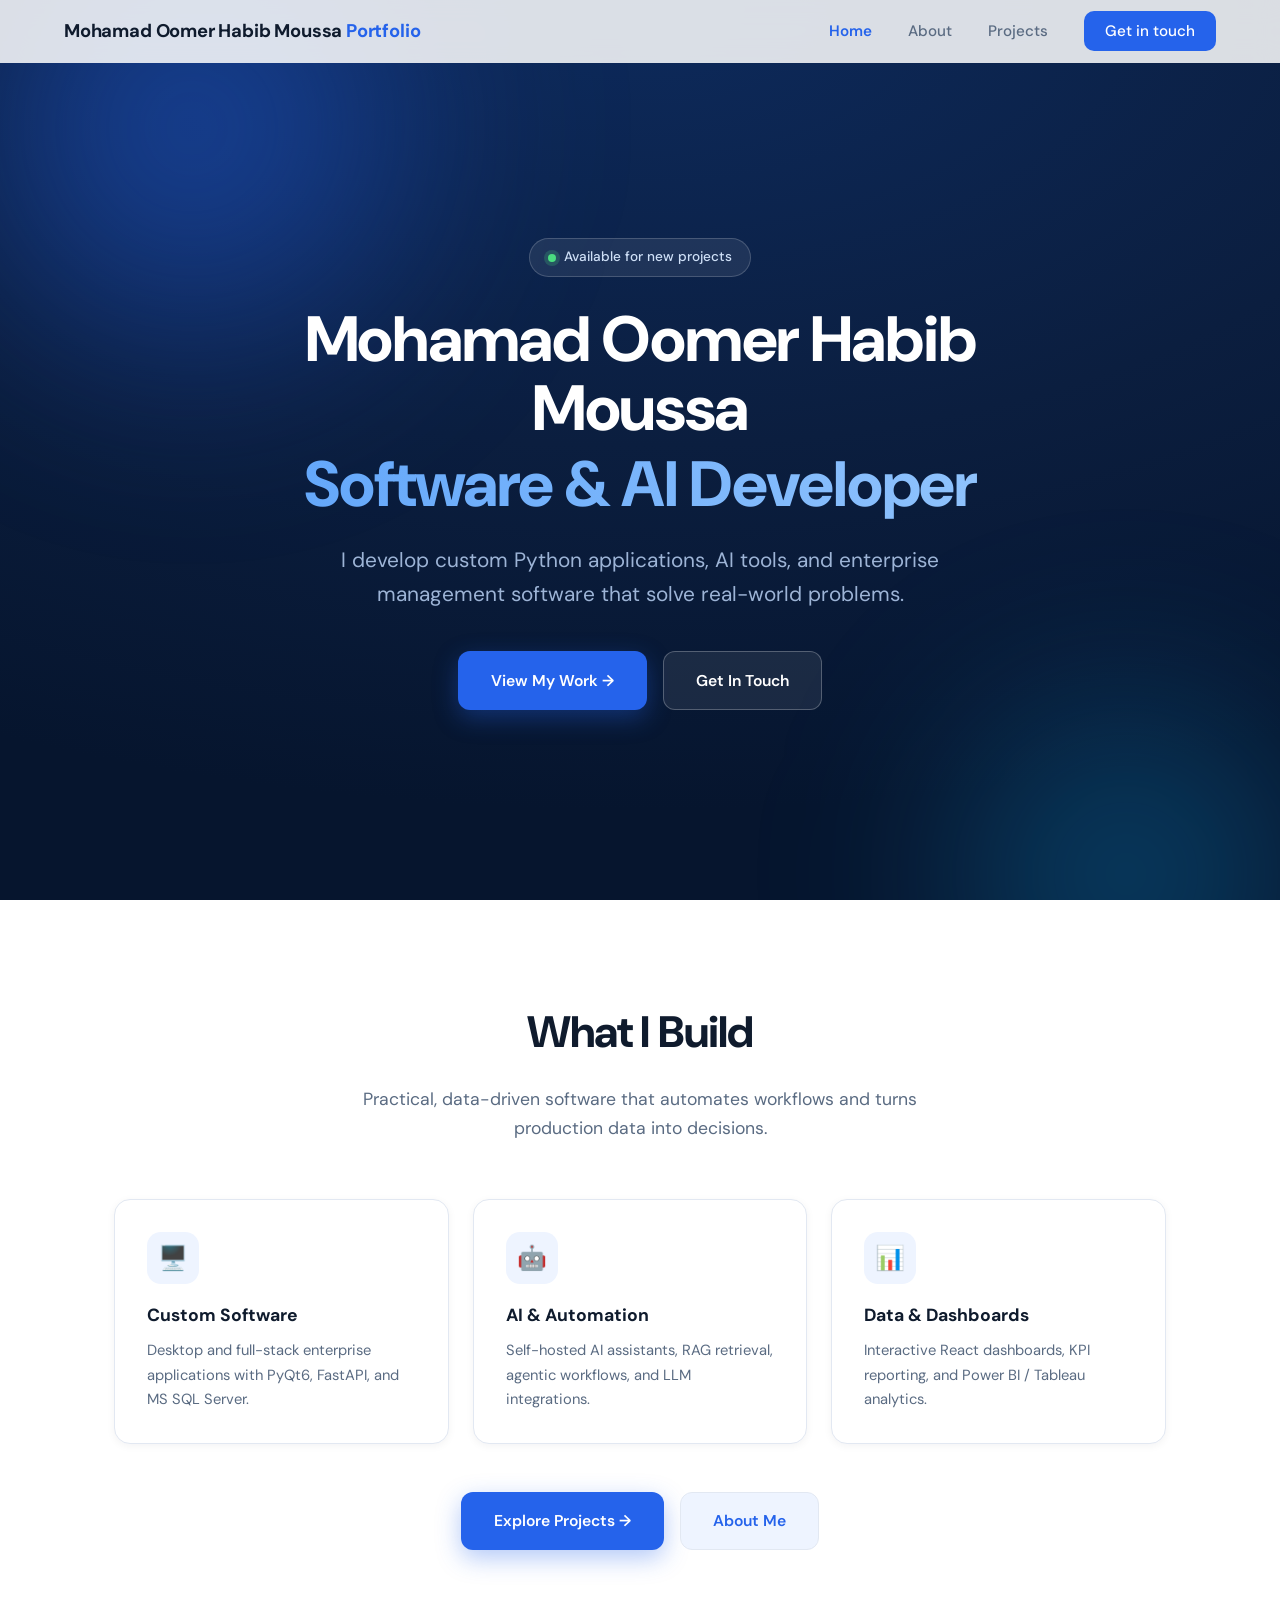
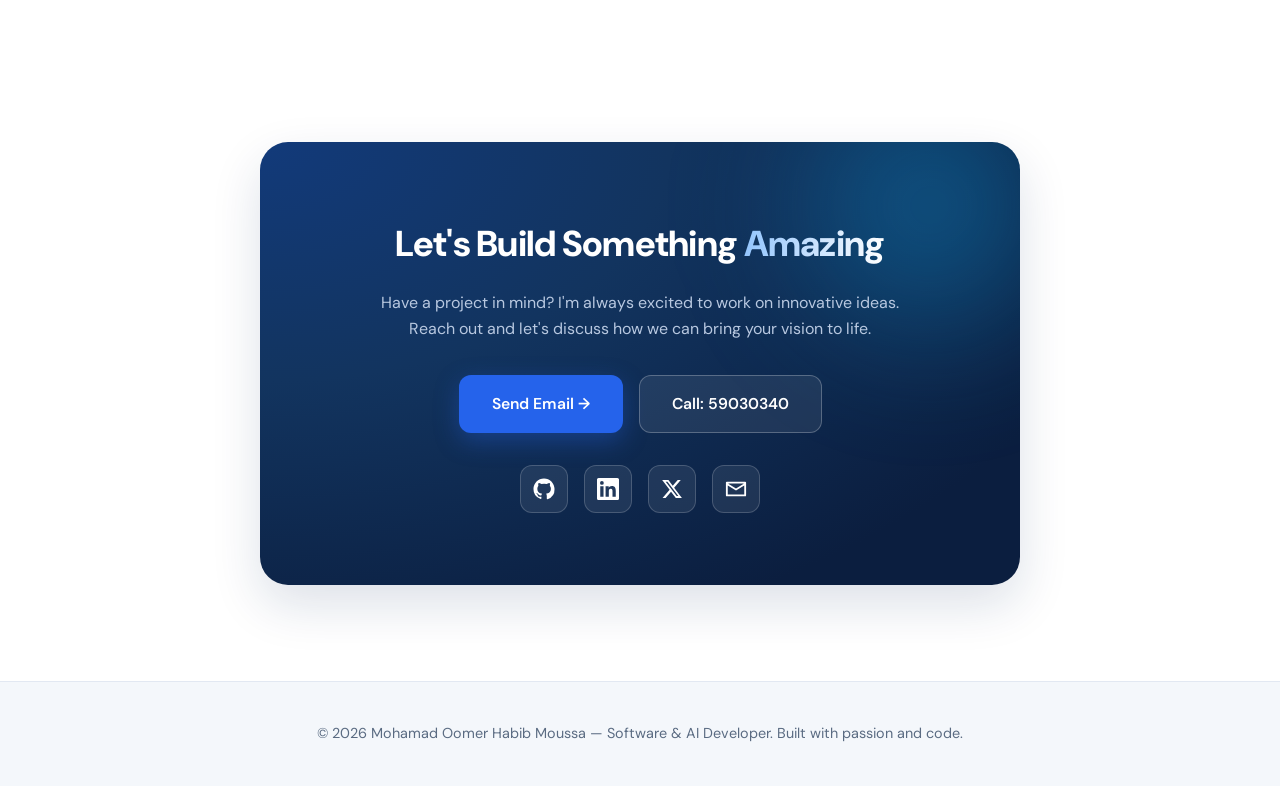
<file: index.html>
<!DOCTYPE html>
<html lang="en">

<head>
    <meta charset="UTF-8">
    <meta name="viewport" content="width=device-width, initial-scale=1.0">
    <title>Mohamad Oomer Habib Moussa — Software & AI Developer</title>
    <link rel="preconnect" href="https://fonts.googleapis.com">
    <link rel="preconnect" href="https://fonts.gstatic.com" crossorigin>
    <link
        href="https://fonts.googleapis.com/css2?family=DM+Sans:opsz,wght@9..40,400;9..40,500;9..40,600;9..40,700;9..40,800&display=swap"
        rel="stylesheet">
    <link rel="stylesheet" href="styles.css">
</head>

<body>
    <!-- Navigation -->
    <nav id="navbar">
        <a href="index.html" class="logo">Mohamad Oomer Habib Moussa <span>Portfolio</span></a>
        <ul class="nav-links" id="navLinks">
            <li><a href="index.html" class="active">Home</a></li>
            <li><a href="about.html">About</a></li>
            <li><a href="projects.html">Projects</a></li>
            <li><a href="index.html#contact" class="nav-cta">Get in touch</a></li>
        </ul>
        <button class="mobile-menu-btn" id="mobileMenuBtn">☰</button>
    </nav>

    <!-- Hero Section -->
    <section class="hero" id="home">
        <div class="hero-content">
            <div class="badge">Available for new projects</div>
            <h1>
                Mohamad Oomer Habib Moussa<br>
                <span class="gradient-text">Software & AI Developer</span>
            </h1>
            <p class="hero-subtitle">
                I develop custom Python applications, AI tools, and enterprise management software that solve real-world
                problems.
            </p>
            <div class="cta-buttons">
                <a href="projects.html" class="btn btn-primary">View My Work →</a>
                <a href="index.html#contact" class="btn btn-secondary">Get In Touch</a>
            </div>
        </div>
    </section>

    <!-- What I Do -->
    <section class="section" id="highlights">
        <div class="section-header reveal">
            <h2 class="section-title">What I Build</h2>
            <p class="section-subtitle">
                Practical, data-driven software that automates workflows and turns production data into decisions.
            </p>
        </div>
        <div class="skills-grid">
            <div class="skill-card reveal">
                <div class="skill-icon">🖥️</div>
                <h3 class="skill-name">Custom Software</h3>
                <p class="skill-desc">Desktop and full-stack enterprise applications with PyQt6, FastAPI, and MS SQL
                    Server.</p>
            </div>
            <div class="skill-card reveal">
                <div class="skill-icon">🤖</div>
                <h3 class="skill-name">AI & Automation</h3>
                <p class="skill-desc">Self-hosted AI assistants, RAG retrieval, agentic workflows, and LLM
                    integrations.</p>
            </div>
            <div class="skill-card reveal">
                <div class="skill-icon">📊</div>
                <h3 class="skill-name">Data & Dashboards</h3>
                <p class="skill-desc">Interactive React dashboards, KPI reporting, and Power BI / Tableau analytics.</p>
            </div>
        </div>
        <div class="cta-buttons reveal" style="margin-top: 3rem;">
            <a href="projects.html" class="btn btn-primary">Explore Projects →</a>
            <a href="about.html" class="btn btn-secondary"
                style="background: var(--primary-soft); color: var(--primary); border-color: var(--border);">About
                Me</a>
        </div>
    </section>

    <!-- Contact Section -->
    <section class="contact" id="contact">
        <div class="contact-box reveal">
            <h2 class="contact-title">Let's Build Something <span class="gradient-text">Amazing</span></h2>
            <p class="contact-text">
                Have a project in mind? I'm always excited to work on innovative ideas.
                Reach out and let's discuss how we can bring your vision to life.
            </p>
            <div class="cta-buttons" style="justify-content: center; margin-bottom: 2rem;">
                <a href="mailto:umair71194@gmail.com" class="btn btn-primary" style="margin: 0; width: auto;">Send
                    Email →</a>
                <a href="tel:59030340" class="btn btn-secondary" style="margin: 0; width: auto;">Call: 59030340</a>
            </div>

            <div class="social-links">
                <a href="https://github.com/Oomer9030" class="social-link" title="GitHub" aria-label="GitHub">
                    <svg viewBox="0 0 24 24" fill="currentColor" aria-hidden="true">
                        <path
                            d="M12 .5C5.73.5.5 5.73.5 12a11.5 11.5 0 0 0 7.86 10.93c.58.1.79-.25.79-.56v-2c-3.2.7-3.88-1.36-3.88-1.36-.53-1.34-1.3-1.7-1.3-1.7-1.06-.72.08-.71.08-.71 1.17.08 1.79 1.2 1.79 1.2 1.04 1.79 2.73 1.27 3.4.97.1-.76.41-1.27.74-1.56-2.55-.29-5.23-1.28-5.23-5.7 0-1.26.45-2.29 1.19-3.1-.12-.29-.52-1.46.11-3.05 0 0 .97-.31 3.18 1.18a11 11 0 0 1 5.8 0c2.2-1.49 3.17-1.18 3.17-1.18.63 1.59.23 2.76.11 3.05.74.81 1.19 1.84 1.19 3.1 0 4.43-2.69 5.41-5.25 5.69.42.36.8 1.08.8 2.18v3.23c0 .31.21.67.8.56A11.5 11.5 0 0 0 23.5 12C23.5 5.73 18.27.5 12 .5Z" />
                    </svg>
                </a>
                <a href="https://www.linkedin.com/in/habib-moussa-mohamad-oomer-300134222/" class="social-link"
                    title="LinkedIn" aria-label="LinkedIn">
                    <svg viewBox="0 0 24 24" fill="currentColor" aria-hidden="true">
                        <path
                            d="M20.45 20.45h-3.55v-5.57c0-1.33-.02-3.04-1.85-3.04-1.85 0-2.14 1.45-2.14 2.94v5.67H9.36V9h3.41v1.56h.05c.47-.9 1.64-1.85 3.37-1.85 3.6 0 4.27 2.37 4.27 5.46v6.28ZM5.34 7.43a2.06 2.06 0 1 1 0-4.12 2.06 2.06 0 0 1 0 4.12ZM7.12 20.45H3.56V9h3.56v11.45ZM22.22 0H1.77C.8 0 0 .78 0 1.74v20.52C0 23.22.8 24 1.77 24h20.45c.98 0 1.78-.78 1.78-1.74V1.74C24 .78 23.2 0 22.22 0Z" />
                    </svg>
                </a>
                <a href="https://twitter.com/" class="social-link" title="X (Twitter)" aria-label="X">
                    <svg viewBox="0 0 24 24" fill="currentColor" aria-hidden="true">
                        <path
                            d="M18.244 2.25h3.308l-7.227 8.26 8.502 11.24h-6.656l-5.214-6.817-5.966 6.817H1.68l7.73-8.835L1.254 2.25H8.08l4.713 6.231 5.45-6.231Zm-1.161 17.52h1.833L7.084 4.126H5.117L17.083 19.77Z" />
                    </svg>
                </a>
                <a href="mailto:umair71194@gmail.com" class="social-link" title="Email" aria-label="Email">
                    <svg viewBox="0 0 24 24" fill="currentColor" aria-hidden="true">
                        <path
                            d="M2 4h20a1 1 0 0 1 1 1v14a1 1 0 0 1-1 1H2a1 1 0 0 1-1-1V5a1 1 0 0 1 1-1Zm10 7.382 8.39-5.034A.5.5 0 0 0 20 6H4a.5.5 0 0 0-.39.348L12 11.382Zm0 2.236L3 8.22V18h18V8.22l-9 5.398Z" />
                    </svg>
                </a>
            </div>
        </div>
    </section>

    <!-- Footer -->
    <footer>
        <p>© 2026 Mohamad Oomer Habib Moussa — Software &amp; AI Developer. Built with passion and code.</p>
    </footer>

    <script src="main.js"></script>
</body>

</html>
</file>
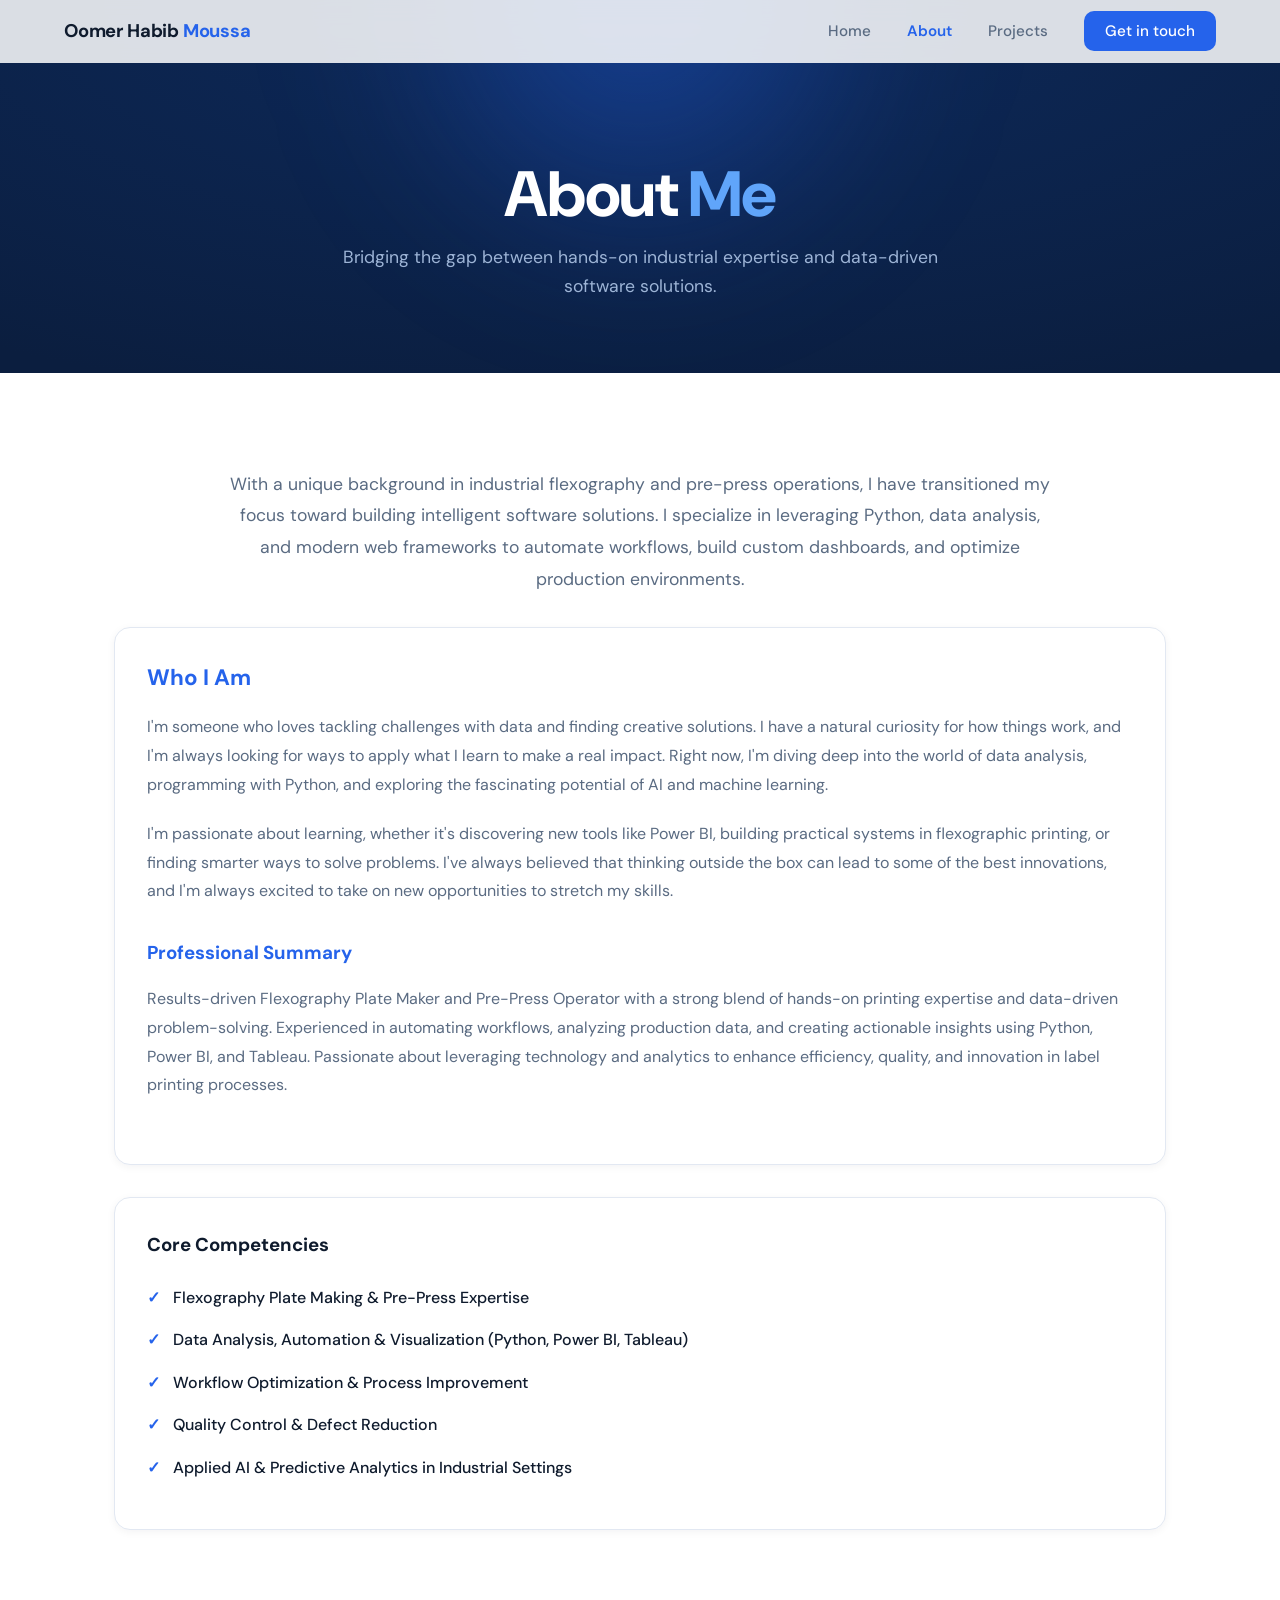
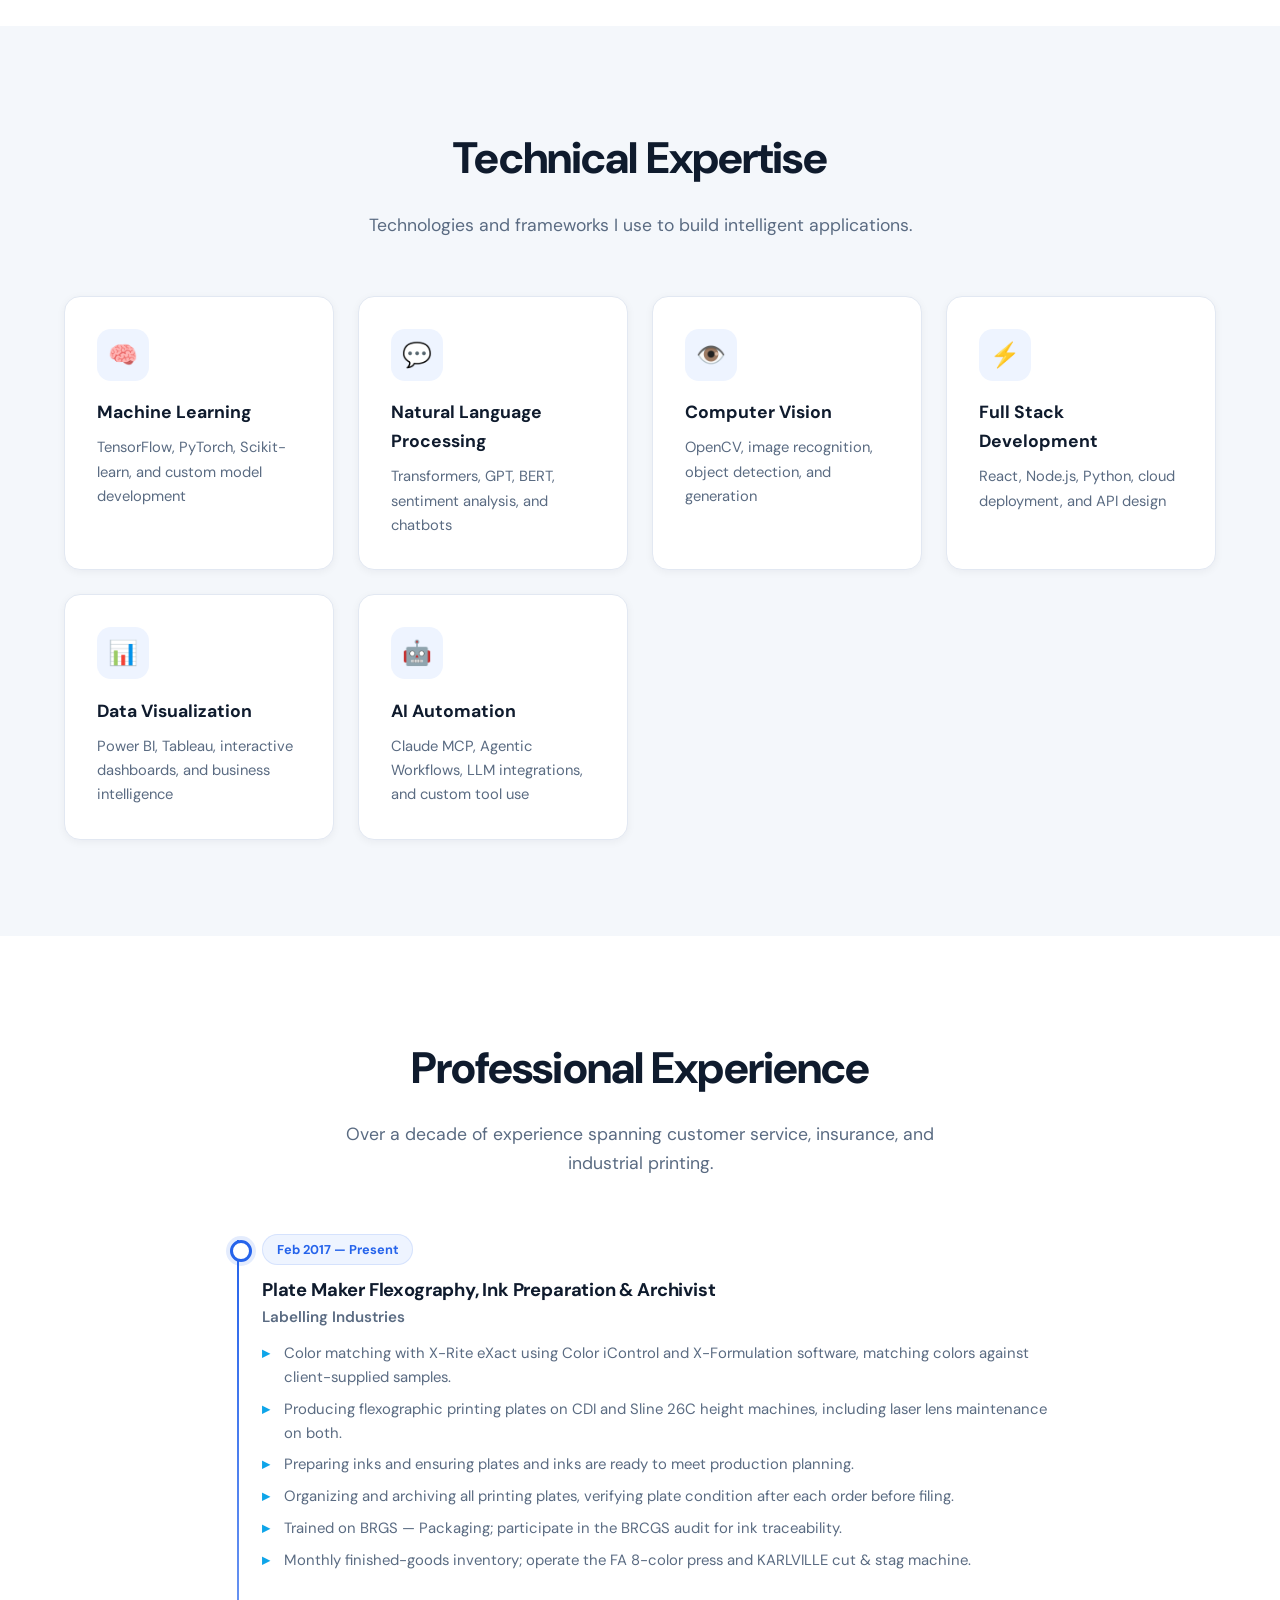
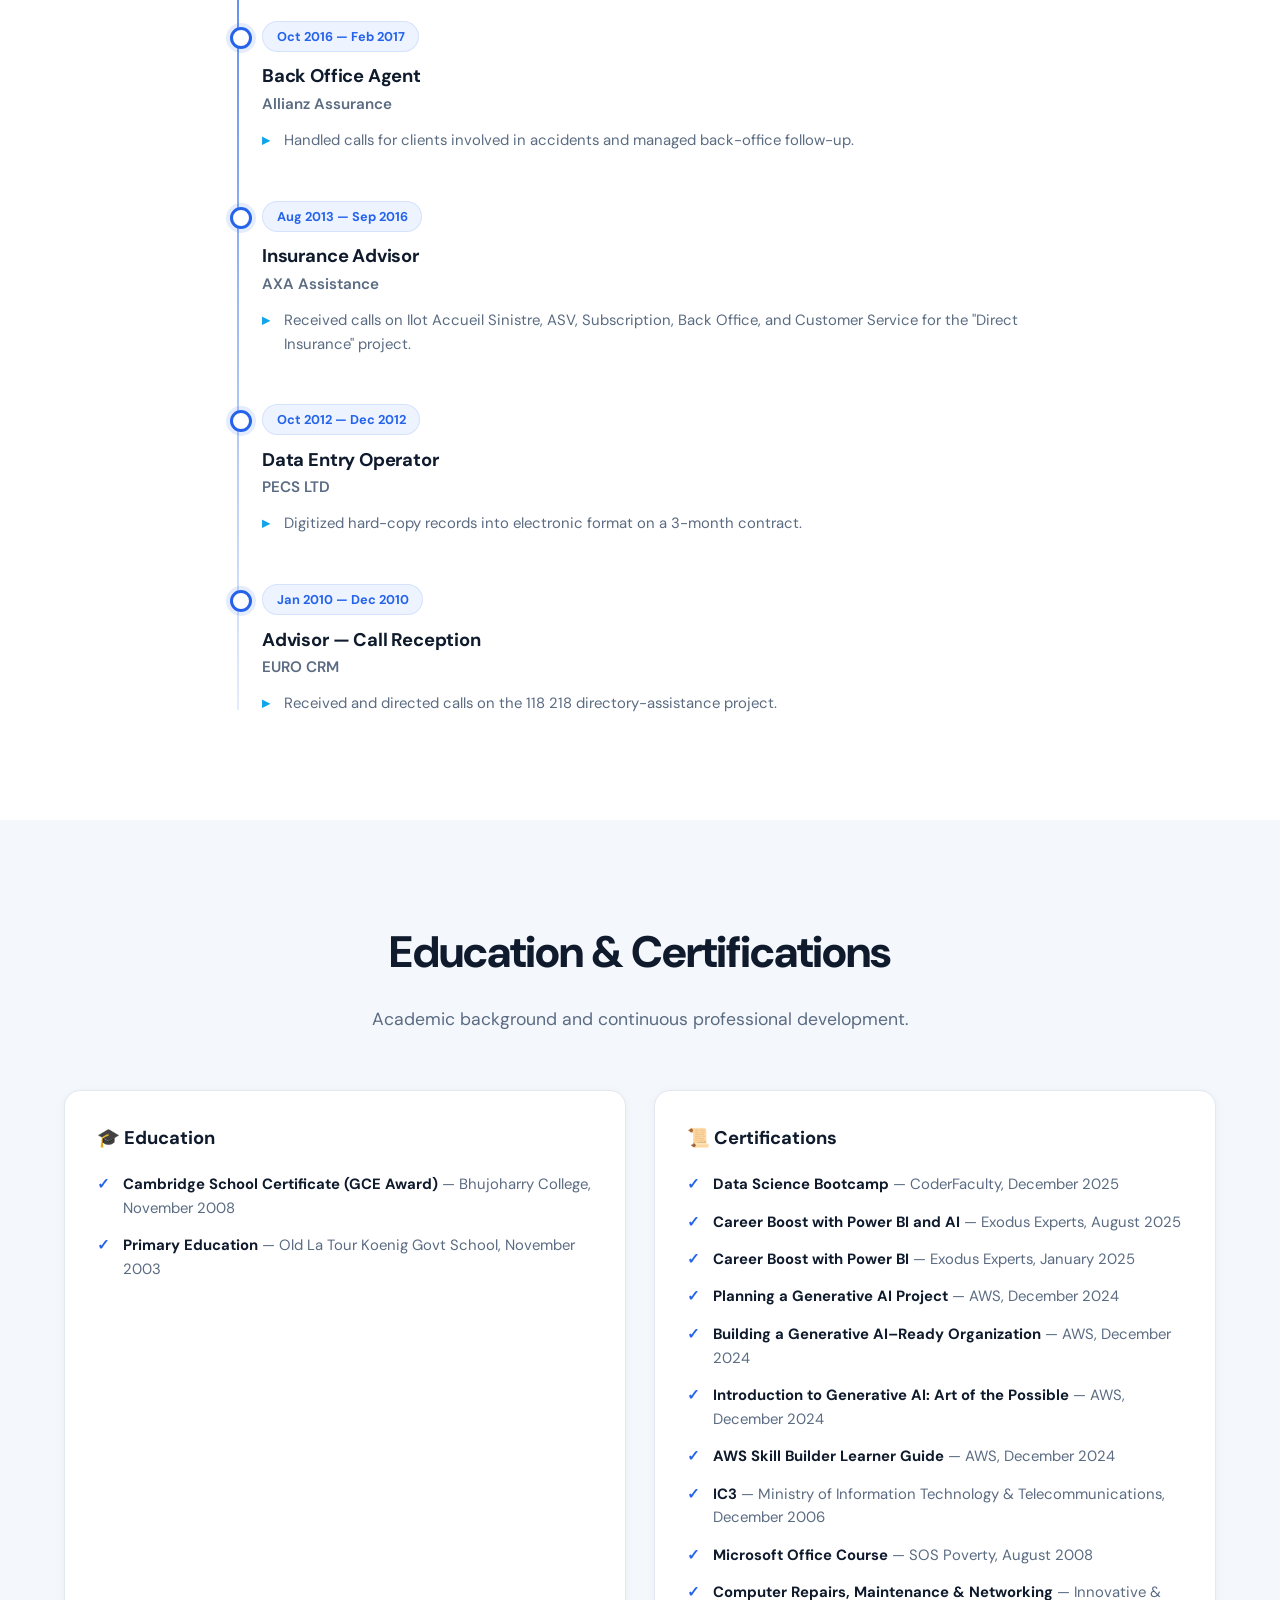
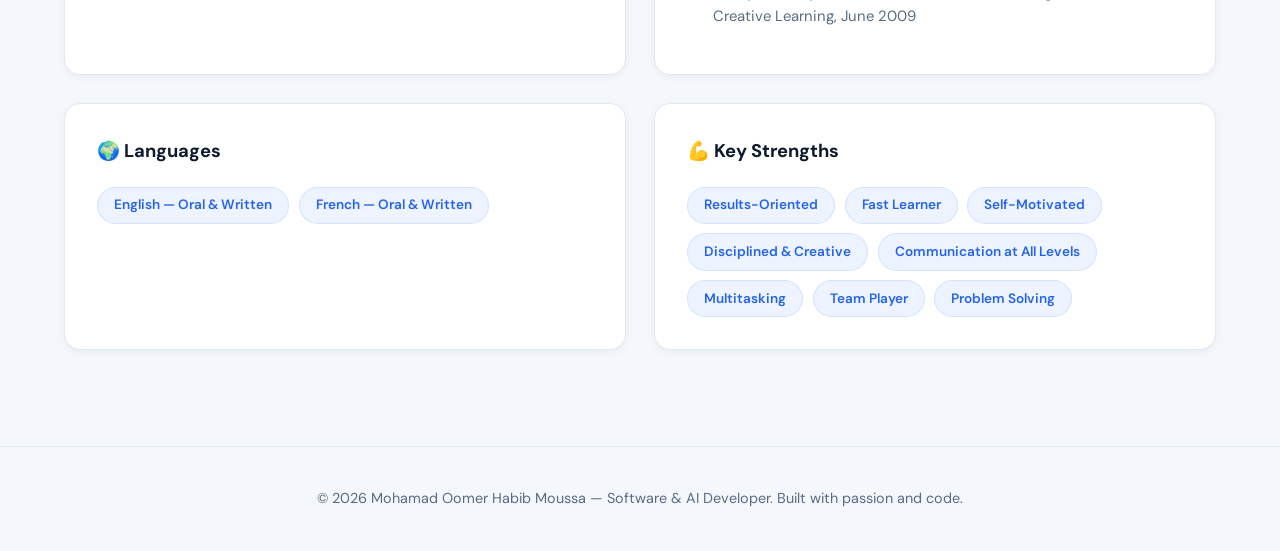
<file: about.html>
<!DOCTYPE html>
<html lang="en">

<head>
    <meta charset="UTF-8">
    <meta name="viewport" content="width=device-width, initial-scale=1.0">
    <title>About — Mohamad Oomer Habib Moussa</title>
    <link rel="preconnect" href="https://fonts.googleapis.com">
    <link rel="preconnect" href="https://fonts.gstatic.com" crossorigin>
    <link href="https://fonts.googleapis.com/css2?family=DM+Sans:opsz,wght@9..40,400;9..40,500;9..40,600;9..40,700;9..40,800&display=swap"
        rel="stylesheet">
    <link rel="stylesheet" href="styles.css">
</head>

<body>
    <!-- Navigation -->
    <nav id="navbar">
        <a href="index.html" class="logo">Oomer Habib <span>Moussa</span></a>
        <ul class="nav-links" id="navLinks">
            <li><a href="index.html">Home</a></li>
            <li><a href="about.html" class="active">About</a></li>
            <li><a href="projects.html">Projects</a></li>
            <li><a href="index.html#contact" class="nav-cta">Get in touch</a></li>
        </ul>
        <button class="mobile-menu-btn" id="mobileMenuBtn">☰</button>
    </nav>

    <!-- Page Header -->
    <header class="page-hero">
        <div class="page-hero-content">
            <h1>About <span class="gradient-text" style="color:#60a5fa;-webkit-text-fill-color:#60a5fa;">Me</span></h1>
            <p>Bridging the gap between hands-on industrial expertise and data-driven software solutions.</p>
        </div>
    </header>

    <!-- About Section -->
    <section class="section" id="about">
        <div class="reveal" style="text-align: center; max-width: 820px; margin: 0 auto 1rem;">
            <p style="font-size: 1.1rem; color: var(--text-secondary); line-height: 1.8;">
                With a unique background in industrial flexography and pre-press operations, I have transitioned my focus toward building intelligent software solutions. I specialize in leveraging Python, data analysis, and modern web frameworks to automate workflows, build custom dashboards, and optimize production environments.
            </p>
        </div>

        <div class="about-container reveal"
            style="grid-template-columns: 1fr; border: 1px solid var(--border); padding: 2rem; border-radius: var(--radius); background: var(--bg-card); box-shadow: var(--shadow-sm);">
            <div class="about-text" style="text-align: left;">
                <h3 style="color: var(--primary); margin-bottom: 1rem; font-size: 1.4rem;">Who I Am</h3>
                <p>I'm someone who loves tackling challenges with data and finding creative solutions. I have a natural
                    curiosity for how things work, and I'm always looking for ways to apply what I learn to make a real
                    impact. Right now, I'm diving deep into the world of data analysis, programming with Python, and
                    exploring the fascinating potential of AI and machine learning.</p>

                <p>I'm passionate about learning, whether it's discovering new tools like Power BI, building practical
                    systems in flexographic printing, or finding smarter ways to solve problems. I've always believed
                    that thinking outside the box can lead to some of the best innovations, and I'm always excited to
                    take on new opportunities to stretch my skills.</p>

                <div class="about-summary" style="margin-top: 2rem; background: transparent; border: none; padding: 0; box-shadow: none;">
                    <h3 style="color: var(--primary); margin-bottom: 1rem;">Professional Summary</h3>
                    <p style="margin-bottom: 0;">Results-driven Flexography Plate Maker and Pre-Press Operator with a
                        strong blend of hands-on printing expertise and data-driven problem-solving. Experienced in
                        automating workflows, analyzing production data, and creating actionable insights using Python,
                        Power BI, and Tableau. Passionate about leveraging technology and analytics to enhance
                        efficiency, quality, and innovation in label printing processes.</p>
                </div>
            </div>
        </div>

        <div class="about-competencies reveal" style="text-align: left; margin-top: 2rem;">
            <ul class="competencies-list">
                <h3 style="color: var(--text-primary); margin-bottom: 1.5rem;">Core Competencies</h3>
                <li>Flexography Plate Making &amp; Pre-Press Expertise</li>
                <li>Data Analysis, Automation &amp; Visualization (Python, Power BI, Tableau)</li>
                <li>Workflow Optimization &amp; Process Improvement</li>
                <li>Quality Control &amp; Defect Reduction</li>
                <li>Applied AI &amp; Predictive Analytics in Industrial Settings</li>
            </ul>
        </div>
    </section>

    <!-- Skills Section -->
    <section class="section section-alt" id="skills" style="max-width: none;">
        <div style="max-width: 1180px; margin: 0 auto;">
            <div class="section-header reveal">
                <h2 class="section-title">Technical Expertise</h2>
                <p class="section-subtitle">
                    Technologies and frameworks I use to build intelligent applications.
                </p>
            </div>

            <div class="skills-grid">
                <div class="skill-card reveal">
                    <div class="skill-icon">🧠</div>
                    <h3 class="skill-name">Machine Learning</h3>
                    <p class="skill-desc">TensorFlow, PyTorch, Scikit-learn, and custom model development</p>
                </div>
                <div class="skill-card reveal">
                    <div class="skill-icon">💬</div>
                    <h3 class="skill-name">Natural Language Processing</h3>
                    <p class="skill-desc">Transformers, GPT, BERT, sentiment analysis, and chatbots</p>
                </div>
                <div class="skill-card reveal">
                    <div class="skill-icon">👁️</div>
                    <h3 class="skill-name">Computer Vision</h3>
                    <p class="skill-desc">OpenCV, image recognition, object detection, and generation</p>
                </div>
                <div class="skill-card reveal">
                    <div class="skill-icon">⚡</div>
                    <h3 class="skill-name">Full Stack Development</h3>
                    <p class="skill-desc">React, Node.js, Python, cloud deployment, and API design</p>
                </div>
                <div class="skill-card reveal">
                    <div class="skill-icon">📊</div>
                    <h3 class="skill-name">Data Visualization</h3>
                    <p class="skill-desc">Power BI, Tableau, interactive dashboards, and business intelligence</p>
                </div>
                <div class="skill-card reveal">
                    <div class="skill-icon">🤖</div>
                    <h3 class="skill-name">AI Automation</h3>
                    <p class="skill-desc">Claude MCP, Agentic Workflows, LLM integrations, and custom tool use</p>
                </div>
            </div>
        </div>
    </section>

    <!-- Experience Section -->
    <section class="section" id="experience">
        <div class="section-header reveal">
            <h2 class="section-title">Professional Experience</h2>
            <p class="section-subtitle">
                Over a decade of experience spanning customer service, insurance, and industrial printing.
            </p>
        </div>

        <div class="timeline">
            <div class="timeline-item reveal">
                <span class="timeline-date">Feb 2017 — Present</span>
                <h3 class="timeline-role">Plate Maker Flexography, Ink Preparation &amp; Archivist</h3>
                <p class="timeline-company">Labelling Industries</p>
                <ul>
                    <li>Color matching with X-Rite eXact using Color iControl and X-Formulation software, matching colors against client-supplied samples.</li>
                    <li>Producing flexographic printing plates on CDI and Sline 26C height machines, including laser lens maintenance on both.</li>
                    <li>Preparing inks and ensuring plates and inks are ready to meet production planning.</li>
                    <li>Organizing and archiving all printing plates, verifying plate condition after each order before filing.</li>
                    <li>Trained on BRGS — Packaging; participate in the BRCGS audit for ink traceability.</li>
                    <li>Monthly finished-goods inventory; operate the FA 8-color press and KARLVILLE cut &amp; stag machine.</li>
                </ul>
            </div>

            <div class="timeline-item reveal">
                <span class="timeline-date">Oct 2016 — Feb 2017</span>
                <h3 class="timeline-role">Back Office Agent</h3>
                <p class="timeline-company">Allianz Assurance</p>
                <ul>
                    <li>Handled calls for clients involved in accidents and managed back-office follow-up.</li>
                </ul>
            </div>

            <div class="timeline-item reveal">
                <span class="timeline-date">Aug 2013 — Sep 2016</span>
                <h3 class="timeline-role">Insurance Advisor</h3>
                <p class="timeline-company">AXA Assistance</p>
                <ul>
                    <li>Received calls on Ilot Accueil Sinistre, ASV, Subscription, Back Office, and Customer Service for the "Direct Insurance" project.</li>
                </ul>
            </div>

            <div class="timeline-item reveal">
                <span class="timeline-date">Oct 2012 — Dec 2012</span>
                <h3 class="timeline-role">Data Entry Operator</h3>
                <p class="timeline-company">PECS LTD</p>
                <ul>
                    <li>Digitized hard-copy records into electronic format on a 3-month contract.</li>
                </ul>
            </div>

            <div class="timeline-item reveal">
                <span class="timeline-date">Jan 2010 — Dec 2010</span>
                <h3 class="timeline-role">Advisor — Call Reception</h3>
                <p class="timeline-company">EURO CRM</p>
                <ul>
                    <li>Received and directed calls on the 118 218 directory-assistance project.</li>
                </ul>
            </div>
        </div>
    </section>

    <!-- Education & Certifications -->
    <section class="section section-alt" id="education" style="max-width: none;">
        <div style="max-width: 1180px; margin: 0 auto;">
            <div class="section-header reveal">
                <h2 class="section-title">Education &amp; Certifications</h2>
                <p class="section-subtitle">
                    Academic background and continuous professional development.
                </p>
            </div>

            <div class="cv-grid" style="margin-top: 0;">
                <div class="cv-card reveal">
                    <h3>🎓 Education</h3>
                    <ul>
                        <li><strong>Cambridge School Certificate (GCE Award)</strong> — Bhujoharry College, November 2008</li>
                        <li><strong>Primary Education</strong> — Old La Tour Koenig Govt School, November 2003</li>
                    </ul>
                </div>

                <div class="cv-card reveal">
                    <h3>📜 Certifications</h3>
                    <ul>
                        <li><strong>Data Science Bootcamp</strong> — CoderFaculty, December 2025</li>
                        <li><strong>Career Boost with Power BI and AI</strong> — Exodus Experts, August 2025</li>
                        <li><strong>Career Boost with Power BI</strong> — Exodus Experts, January 2025</li>
                        <li><strong>Planning a Generative AI Project</strong> — AWS, December 2024</li>
                        <li><strong>Building a Generative AI–Ready Organization</strong> — AWS, December 2024</li>
                        <li><strong>Introduction to Generative AI: Art of the Possible</strong> — AWS, December 2024</li>
                        <li><strong>AWS Skill Builder Learner Guide</strong> — AWS, December 2024</li>
                        <li><strong>IC3</strong> — Ministry of Information Technology &amp; Telecommunications, December 2006</li>
                        <li><strong>Microsoft Office Course</strong> — SOS Poverty, August 2008</li>
                        <li><strong>Computer Repairs, Maintenance &amp; Networking</strong> — Innovative &amp; Creative Learning, June 2009</li>
                    </ul>
                </div>

                <div class="cv-card reveal">
                    <h3>🌍 Languages</h3>
                    <div class="cv-pills">
                        <span>English — Oral &amp; Written</span>
                        <span>French — Oral &amp; Written</span>
                    </div>
                </div>

                <div class="cv-card reveal">
                    <h3>💪 Key Strengths</h3>
                    <div class="cv-pills">
                        <span>Results-Oriented</span>
                        <span>Fast Learner</span>
                        <span>Self-Motivated</span>
                        <span>Disciplined &amp; Creative</span>
                        <span>Communication at All Levels</span>
                        <span>Multitasking</span>
                        <span>Team Player</span>
                        <span>Problem Solving</span>
                    </div>
                </div>
            </div>
        </div>
    </section>

    <!-- Footer -->
    <footer>
        <p>© 2026 Mohamad Oomer Habib Moussa — Software &amp; AI Developer. Built with passion and code.</p>
    </footer>

    <script src="main.js"></script>
</body>

</html>
</file>
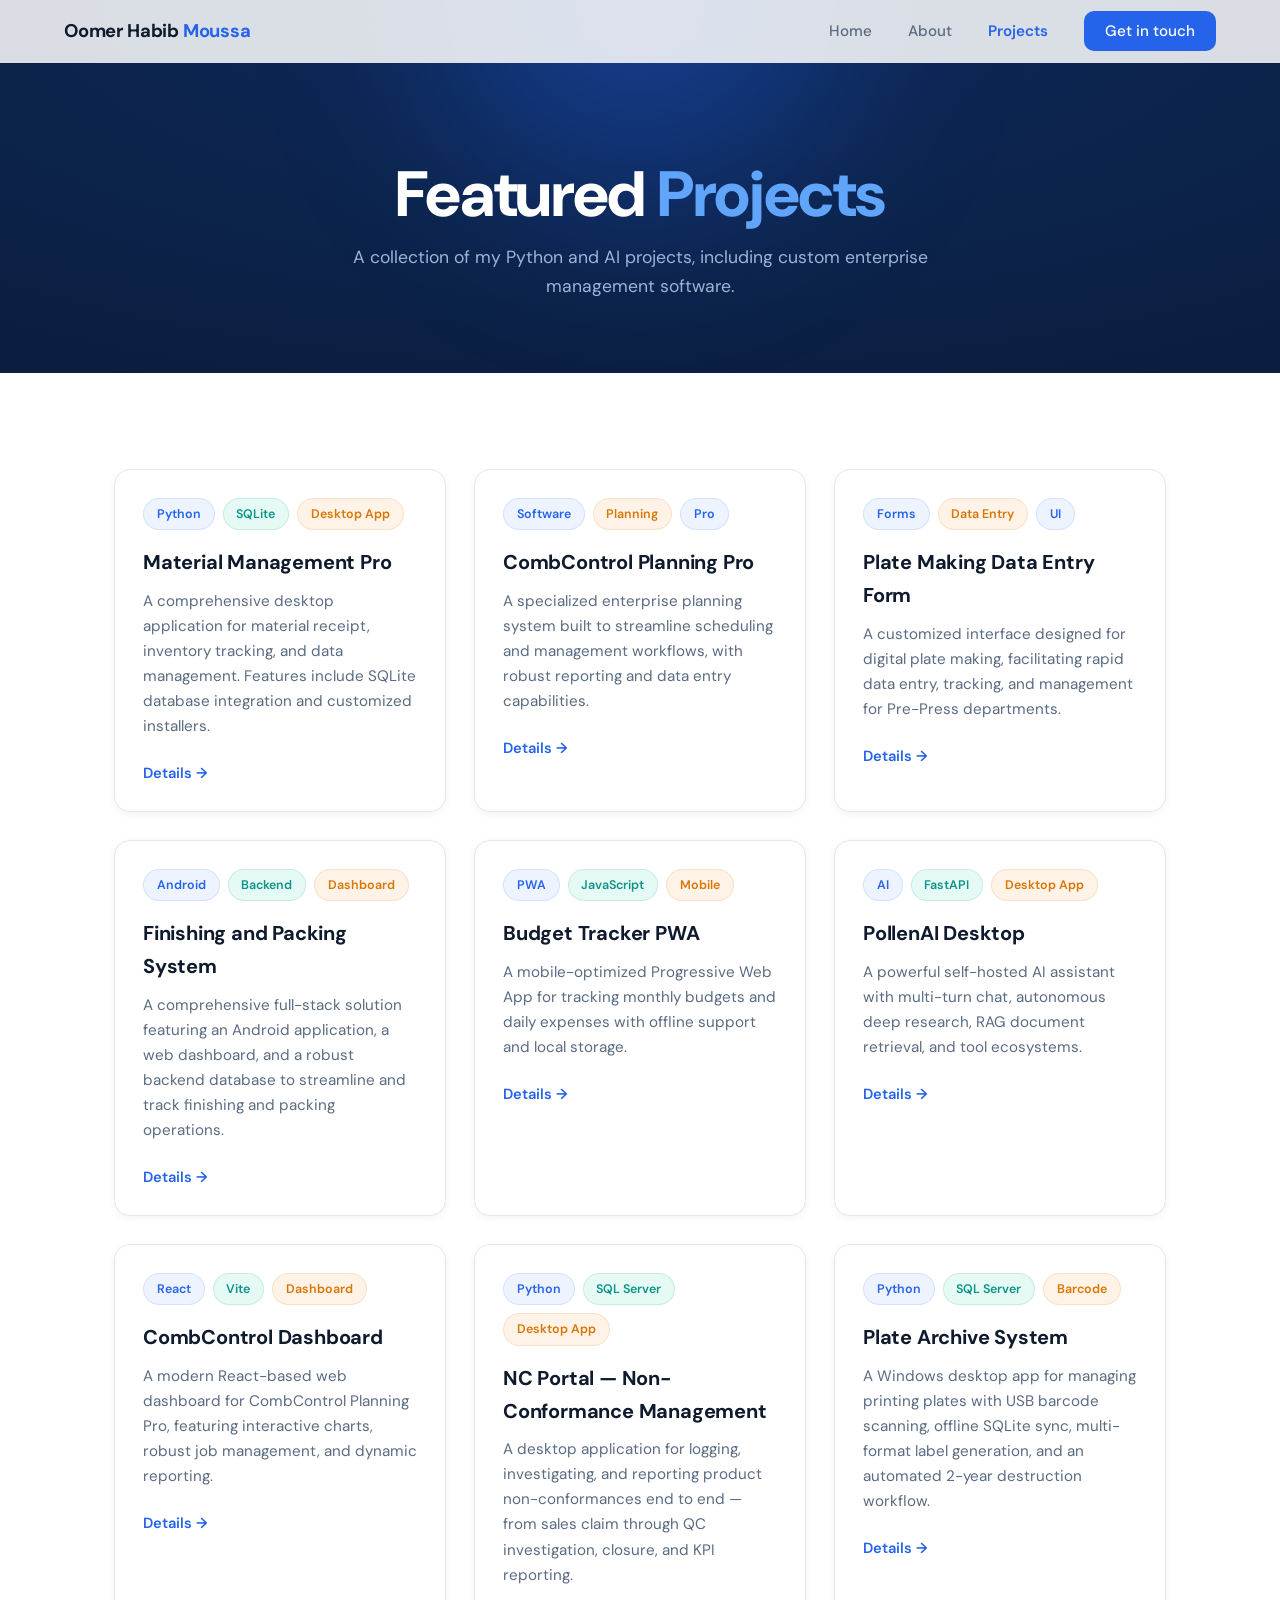
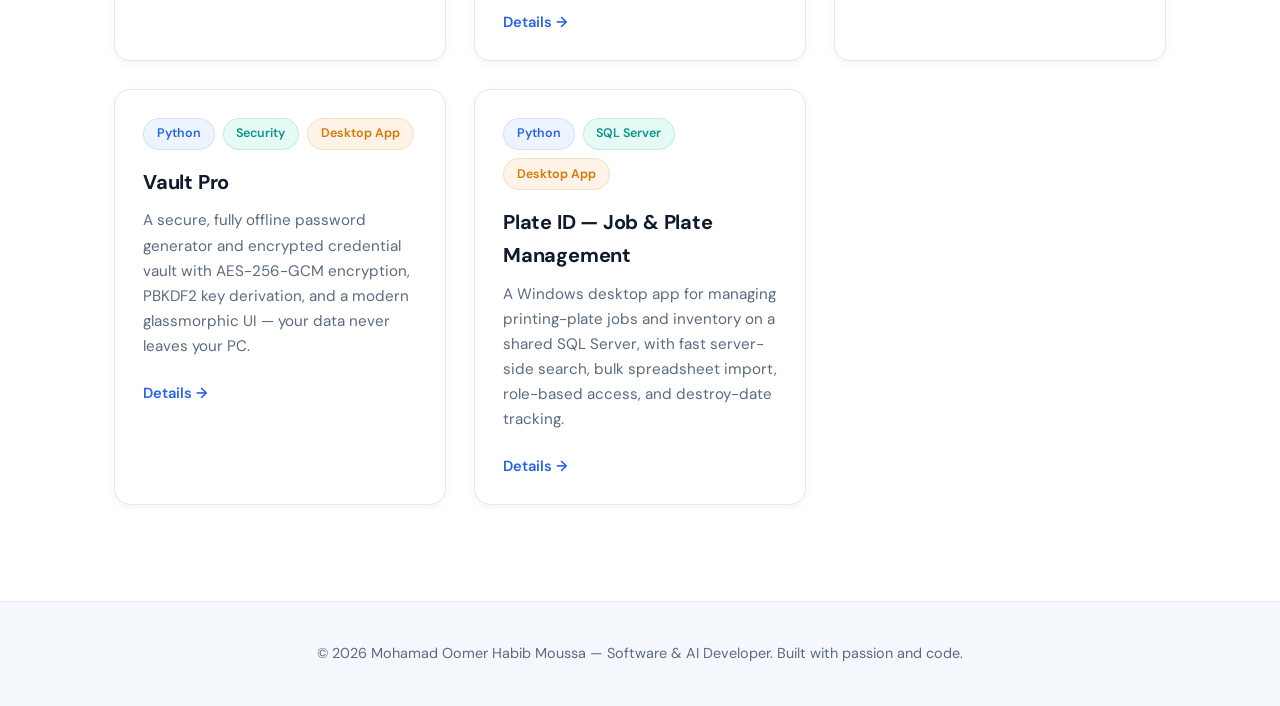
<file: projects.html>
<!DOCTYPE html>
<html lang="en">

<head>
    <meta charset="UTF-8">
    <meta name="viewport" content="width=device-width, initial-scale=1.0">
    <title>Projects — Mohamad Oomer Habib Moussa</title>
    <link rel="preconnect" href="https://fonts.googleapis.com">
    <link rel="preconnect" href="https://fonts.gstatic.com" crossorigin>
    <link href="https://fonts.googleapis.com/css2?family=DM+Sans:opsz,wght@9..40,400;9..40,500;9..40,600;9..40,700;9..40,800&display=swap"
        rel="stylesheet">
    <link rel="stylesheet" href="styles.css">
</head>

<body>
    <!-- Navigation -->
    <nav id="navbar">
        <a href="index.html" class="logo">Oomer Habib <span>Moussa</span></a>
        <ul class="nav-links" id="navLinks">
            <li><a href="index.html">Home</a></li>
            <li><a href="about.html">About</a></li>
            <li><a href="projects.html" class="active">Projects</a></li>
            <li><a href="index.html#contact" class="nav-cta">Get in touch</a></li>
        </ul>
        <button class="mobile-menu-btn" id="mobileMenuBtn">☰</button>
    </nav>

    <!-- Page Header -->
    <header class="page-hero">
        <div class="page-hero-content">
            <h1>Featured <span class="gradient-text" style="color:#60a5fa;-webkit-text-fill-color:#60a5fa;">Projects</span></h1>
            <p>A collection of my Python and AI projects, including custom enterprise management software.</p>
        </div>
    </header>

    <!-- Projects Section -->
    <section class="section" id="projects">
        <div class="projects-grid">
            <!-- Project 1 -->
            <div class="project-card reveal">
                <div class="project-content">
                    <div class="project-tags">
                        <span class="tag">Python</span>
                        <span class="tag ml">SQLite</span>
                        <span class="tag nlp">Desktop App</span>
                    </div>
                    <h3 class="project-title">Material Management Pro</h3>
                    <p class="project-description">
                        A comprehensive desktop application for material receipt, inventory tracking, and data
                        management. Features include SQLite database integration and customized installers.
                    </p>
                    <div class="project-links">
                        <button onclick="openModal('Material Management Pro')" class="project-link">Details →</button>
                    </div>
                </div>
            </div>

            <!-- Project 4 -->
            <div class="project-card reveal">
                <div class="project-content">
                    <div class="project-tags">
                        <span class="tag">Software</span>
                        <span class="tag nlp">Planning</span>
                        <span class="tag">Pro</span>
                    </div>
                    <h3 class="project-title">CombControl Planning Pro</h3>
                    <p class="project-description">
                        A specialized enterprise planning system built to streamline scheduling and management
                        workflows, with robust reporting and data entry capabilities.
                    </p>
                    <div class="project-links">
                        <button onclick="openModal('CombControl Planning Pro')" class="project-link">Details →</button>
                    </div>
                </div>
            </div>

            <!-- Project 6 -->
            <div class="project-card reveal">
                <div class="project-content">
                    <div class="project-tags">
                        <span class="tag">Forms</span>
                        <span class="tag nlp">Data Entry</span>
                        <span class="tag">UI</span>
                    </div>
                    <h3 class="project-title">Plate Making Data Entry Form</h3>
                    <p class="project-description">
                        A customized interface designed for digital plate making, facilitating rapid data entry,
                        tracking, and management for Pre-Press departments.
                    </p>
                    <div class="project-links">
                        <button onclick="openModal('Plate Making Data Entry Form')" class="project-link">Details →</button>
                    </div>
                </div>
            </div>

            <!-- Project 7 -->
            <div class="project-card reveal">
                <div class="project-content">
                    <div class="project-tags">
                        <span class="tag">Android</span>
                        <span class="tag ml">Backend</span>
                        <span class="tag nlp">Dashboard</span>
                    </div>
                    <h3 class="project-title">Finishing and Packing System</h3>
                    <p class="project-description">
                        A comprehensive full-stack solution featuring an Android application, a web dashboard, and a
                        robust backend database to streamline and track finishing and packing operations.
                    </p>
                    <div class="project-links">
                        <button onclick="openModal('Finishing and Packing System')" class="project-link">Details →</button>
                    </div>
                </div>
            </div>

            <!-- Project 8 -->
            <div class="project-card reveal">
                <div class="project-content">
                    <div class="project-tags">
                        <span class="tag">PWA</span>
                        <span class="tag ml">JavaScript</span>
                        <span class="tag nlp">Mobile</span>
                    </div>
                    <h3 class="project-title">Budget Tracker PWA</h3>
                    <p class="project-description">
                        A mobile-optimized Progressive Web App for tracking monthly budgets and daily expenses with
                        offline support and local storage.
                    </p>
                    <div class="project-links">
                        <button onclick="openModal('Budget Tracker PWA')" class="project-link">Details →</button>
                    </div>
                </div>
            </div>

            <!-- Project 9: PollenAI Desktop -->
            <div class="project-card reveal">
                <div class="project-content">
                    <div class="project-tags">
                        <span class="tag">AI</span>
                        <span class="tag ml">FastAPI</span>
                        <span class="tag nlp">Desktop App</span>
                    </div>
                    <h3 class="project-title">PollenAI Desktop</h3>
                    <p class="project-description">
                        A powerful self-hosted AI assistant with multi-turn chat, autonomous deep research, RAG document
                        retrieval, and tool ecosystems.
                    </p>
                    <div class="project-links">
                        <button onclick="openModal('PollenAI Desktop')" class="project-link">Details →</button>
                    </div>
                </div>
            </div>

            <!-- Project 10: Dashboard -->
            <div class="project-card reveal">
                <div class="project-content">
                    <div class="project-tags">
                        <span class="tag">React</span>
                        <span class="tag ml">Vite</span>
                        <span class="tag nlp">Dashboard</span>
                    </div>
                    <h3 class="project-title">CombControl Dashboard</h3>
                    <p class="project-description">
                        A modern React-based web dashboard for CombControl Planning Pro, featuring interactive charts,
                        robust job management, and dynamic reporting.
                    </p>
                    <div class="project-links">
                        <button onclick="openModal('CombControl Dashboard')" class="project-link">Details →</button>
                    </div>
                </div>
            </div>

            <!-- Project 11: NC Portal -->
            <div class="project-card reveal">
                <div class="project-content">
                    <div class="project-tags">
                        <span class="tag">Python</span>
                        <span class="tag ml">SQL Server</span>
                        <span class="tag nlp">Desktop App</span>
                    </div>
                    <h3 class="project-title">NC Portal — Non-Conformance Management</h3>
                    <p class="project-description">
                        A desktop application for logging, investigating, and reporting product non-conformances
                        end to end — from sales claim through QC investigation, closure, and KPI reporting.
                    </p>
                    <div class="project-links">
                        <button onclick="openModal('NC Portal')" class="project-link">Details →</button>
                    </div>
                </div>
            </div>

            <!-- Project 12: Plate Archive System -->
            <div class="project-card reveal">
                <div class="project-content">
                    <div class="project-tags">
                        <span class="tag">Python</span>
                        <span class="tag ml">SQL Server</span>
                        <span class="tag nlp">Barcode</span>
                    </div>
                    <h3 class="project-title">Plate Archive System</h3>
                    <p class="project-description">
                        A Windows desktop app for managing printing plates with USB barcode scanning, offline SQLite
                        sync, multi-format label generation, and an automated 2-year destruction workflow.
                    </p>
                    <div class="project-links">
                        <button onclick="openModal('Plate Archive System')" class="project-link">Details →</button>
                    </div>
                </div>
            </div>

            <!-- Project 13: Vault Pro -->
            <div class="project-card reveal">
                <div class="project-content">
                    <div class="project-tags">
                        <span class="tag">Python</span>
                        <span class="tag ml">Security</span>
                        <span class="tag nlp">Desktop App</span>
                    </div>
                    <h3 class="project-title">Vault Pro</h3>
                    <p class="project-description">
                        A secure, fully offline password generator and encrypted credential vault with AES-256-GCM
                        encryption, PBKDF2 key derivation, and a modern glassmorphic UI — your data never leaves your PC.
                    </p>
                    <div class="project-links">
                        <button onclick="openModal('Vault Pro')" class="project-link">Details →</button>
                    </div>
                </div>
            </div>

            <!-- Project 14: Plate ID -->
            <div class="project-card reveal">
                <div class="project-content">
                    <div class="project-tags">
                        <span class="tag">Python</span>
                        <span class="tag ml">SQL Server</span>
                        <span class="tag nlp">Desktop App</span>
                    </div>
                    <h3 class="project-title">Plate ID — Job & Plate Management</h3>
                    <p class="project-description">
                        A Windows desktop app for managing printing-plate jobs and inventory on a shared SQL Server,
                        with fast server-side search, bulk spreadsheet import, role-based access, and destroy-date tracking.
                    </p>
                    <div class="project-links">
                        <button onclick="openModal('Plate ID')" class="project-link">Details →</button>
                    </div>
                </div>
            </div>
        </div>
    </section>

    <!-- Project Modal -->
    <div id="projectModal" class="modal">
        <div class="modal-content">
            <span class="close-btn" onclick="closeModal()">&times;</span>
            <h2 id="modalTitle" class="modal-title">Project Title</h2>
            <div id="modalTech" class="modal-tech">Technologies</div>
            <div id="modalGallery" class="modal-gallery" style="display: none;"></div>
            <p id="modalDetails" class="modal-details">Project details go here...</p>
            <h3 style="margin-bottom: 1rem; font-size: 1.1rem;">Key Features:</h3>
            <ul id="modalFeatures" class="modal-features"></ul>
        </div>
    </div>

    <!-- Footer -->
    <footer>
        <p>© 2026 Mohamad Oomer Habib Moussa — Software &amp; AI Developer. Built with passion and code.</p>
    </footer>

    <script src="projects.js"></script>
    <script src="main.js"></script>
</body>

</html>
</file>
<file: styles.css>
* {
    margin: 0;
    padding: 0;
    box-sizing: border-box;
}

:root {
    /* Cobalt Professional palette */
    --primary-rgb: 37, 99, 235;
    --primary: #2563eb;
    --primary-hover: #1d4ed8;
    --primary-soft: #eef4ff;
    --violet-deep: #12345f;
    --violet-night: #0b1e3f;
    --accent: #0ea5e9;
    --bg: #ffffff;
    --bg-alt: #f4f7fb;
    --bg-card: #ffffff;
    --text-primary: #0f1b2d;
    --text-secondary: #5a6b82;
    --border: #e2e8f2;
    --shadow-sm: 0 2px 8px rgba(15, 27, 45, 0.05);
    --shadow-md: 0 10px 30px rgba(15, 42, 94, 0.08);
    --shadow-lg: 0 20px 50px rgba(15, 42, 94, 0.14);
    --radius: 16px;
}

html {
    scroll-behavior: smooth;
}

body {
    font-family: 'DM Sans', -apple-system, BlinkMacSystemFont, 'Segoe UI', Roboto, sans-serif;
    background: var(--bg);
    color: var(--text-primary);
    line-height: 1.65;
    overflow-x: hidden;
    -webkit-font-smoothing: antialiased;
}

/* Navigation */
nav {
    position: fixed;
    top: 0;
    width: 100%;
    padding: 1rem 5%;
    background: rgba(255, 255, 255, 0.85);
    backdrop-filter: blur(12px);
    -webkit-backdrop-filter: blur(12px);
    border-bottom: 1px solid transparent;
    z-index: 1000;
    display: flex;
    justify-content: space-between;
    align-items: center;
    transition: box-shadow 0.3s ease, border-color 0.3s ease;
}

.logo {
    font-size: 1.15rem;
    font-weight: 700;
    color: var(--text-primary);
    letter-spacing: -0.01em;
    text-decoration: none;
}

.logo span {
    color: var(--primary);
}

.nav-links {
    display: flex;
    gap: 2.25rem;
    list-style: none;
    align-items: center;
}

.nav-links a {
    color: var(--text-secondary);
    text-decoration: none;
    font-weight: 500;
    font-size: 0.95rem;
    transition: color 0.2s;
    position: relative;
}

.nav-links a:hover {
    color: var(--primary);
}

.nav-links a.active {
    color: var(--primary);
    font-weight: 600;
}

.nav-links a.nav-cta,
.nav-links a.nav-cta.active {
    background: var(--primary);
    color: #fff;
    padding: 0.6rem 1.3rem;
    border-radius: 10px;
    transition: background 0.2s, transform 0.2s;
}

.nav-links a.nav-cta:hover {
    background: var(--primary-hover);
    color: #fff;
    transform: translateY(-1px);
}

.mobile-menu-btn {
    display: none;
    background: none;
    border: none;
    color: var(--text-primary);
    font-size: 1.5rem;
    cursor: pointer;
}

/* Hero Section */
.hero {
    position: relative;
    min-height: 100vh;
    display: flex;
    align-items: center;
    justify-content: center;
    padding: 8rem 5% 5rem;
    text-align: center;
    background: radial-gradient(120% 90% at 50% 0%, #0d2a5c 0%, var(--violet-night) 55%, #06152e 100%);
    overflow: hidden;
}

.hero::before,
.hero::after {
    content: '';
    position: absolute;
    border-radius: 50%;
    filter: blur(80px);
    pointer-events: none;
}

.hero::before {
    width: 50vw;
    height: 50vw;
    top: -15vw;
    left: -10vw;
    background: radial-gradient(circle, rgba(37, 99, 235, 0.55) 0%, transparent 70%);
}

.hero::after {
    width: 40vw;
    height: 40vw;
    bottom: -18vw;
    right: -8vw;
    background: radial-gradient(circle, rgba(14, 165, 233, 0.35) 0%, transparent 70%);
}

.hero-content {
    max-width: 820px;
    position: relative;
    z-index: 1;
}

/* Compact page header (sub-pages) */
.page-hero {
    position: relative;
    padding: 10rem 5% 4.5rem;
    text-align: center;
    background: radial-gradient(120% 150% at 50% 0%, #0d2a5c 0%, var(--violet-night) 75%);
    overflow: hidden;
}

.page-hero::before {
    content: '';
    position: absolute;
    width: 45vw;
    height: 45vw;
    top: -22vw;
    left: 50%;
    transform: translateX(-50%);
    background: radial-gradient(circle, rgba(37, 99, 235, 0.45) 0%, transparent 70%);
    filter: blur(70px);
    pointer-events: none;
}

.page-hero-content {
    position: relative;
    z-index: 1;
    max-width: 760px;
    margin: 0 auto;
}

.page-hero h1 {
    margin-bottom: 0.85rem;
}

.page-hero p {
    color: #9db4d6;
    font-size: 1.1rem;
    max-width: 600px;
    margin: 0 auto;
}

.badge {
    display: inline-flex;
    align-items: center;
    gap: 0.5rem;
    padding: 0.45rem 1.1rem;
    background: rgba(255, 255, 255, 0.08);
    border: 1px solid rgba(255, 255, 255, 0.18);
    border-radius: 50px;
    font-size: 0.85rem;
    font-weight: 500;
    color: #cfe0f7;
    margin-bottom: 1.75rem;
    animation: fadeInUp 0.8s ease;
}

.badge::before {
    content: '';
    width: 8px;
    height: 8px;
    border-radius: 50%;
    background: #4ade80;
    box-shadow: 0 0 0 4px rgba(74, 222, 128, 0.2);
    animation: pulse 2s infinite;
}

@keyframes pulse {
    0%, 100% { opacity: 1; }
    50% { opacity: 0.5; }
}

h1 {
    font-size: clamp(2.25rem, 5vw, 4rem);
    font-weight: 800;
    line-height: 1.08;
    letter-spacing: -0.02em;
    margin-bottom: 1.5rem;
    color: #ffffff;
    animation: fadeInUp 0.8s ease 0.15s both;
    position: relative;
    z-index: 1;
}

.hero h1 .gradient-text {
    background: linear-gradient(90deg, #60a5fa, #93c5fd);
    -webkit-background-clip: text;
    background-clip: text;
    -webkit-text-fill-color: transparent;
    color: #60a5fa;
    display: block;
    margin-top: 0.4rem;
}

.gradient-text {
    color: var(--primary);
}

.hero-subtitle {
    font-size: clamp(1.05rem, 2vw, 1.3rem);
    color: #9db4d6;
    max-width: 620px;
    margin: 0 auto 2.5rem;
    animation: fadeInUp 0.8s ease 0.3s both;
}

.cta-buttons {
    display: flex;
    gap: 1rem;
    justify-content: center;
    flex-wrap: wrap;
    animation: fadeInUp 0.8s ease 0.45s both;
}

.btn {
    padding: 0.95rem 2rem;
    border-radius: 12px;
    font-weight: 600;
    letter-spacing: 0;
    text-decoration: none;
    transition: all 0.25s ease;
    cursor: pointer;
    border: 1.5px solid transparent;
    font-size: 0.98rem;
    display: inline-flex;
    align-items: center;
    gap: 0.5rem;
    position: relative;
    z-index: 1;
}

.btn-primary {
    background: var(--primary);
    color: #fff;
    box-shadow: 0 8px 24px rgba(37, 99, 235, 0.35);
}

.btn-primary:hover {
    transform: translateY(-2px);
    background: var(--primary-hover);
    box-shadow: 0 12px 30px rgba(37, 99, 235, 0.45);
}

/* Light-background variant of the secondary button */
.btn-secondary {
    background: var(--primary-soft);
    color: var(--primary);
    border: 1.5px solid var(--border);
}

.btn-secondary:hover {
    background: #fff;
    border-color: var(--primary);
}

/* On dark backgrounds (hero / contact card) */
.hero .btn-secondary,
.contact-box .btn-secondary {
    background: rgba(255, 255, 255, 0.08);
    color: #fff;
    border: 1.5px solid rgba(255, 255, 255, 0.25);
}

.hero .btn-secondary:hover,
.contact-box .btn-secondary:hover {
    background: rgba(255, 255, 255, 0.18);
    border-color: rgba(255, 255, 255, 0.5);
}

@keyframes fadeInUp {
    0% {
        opacity: 0;
        transform: translateY(40px);
    }

    100% {
        opacity: 1;
        transform: translateY(0);
    }
}

@keyframes scaleUp {
    0% {
        opacity: 0;
        transform: scale(0.9);
    }

    100% {
        opacity: 1;
        transform: scale(1);
    }
}

/* Sections */
.section {
    padding: 6rem 5%;
    max-width: 1180px;
    margin: 0 auto;
}

.section-alt {
    background: var(--bg-alt);
}

.section-header {
    text-align: center;
    margin-bottom: 3.5rem;
}

.section-title {
    font-size: clamp(1.9rem, 4vw, 2.75rem);
    font-weight: 800;
    letter-spacing: -0.02em;
    margin-bottom: 1rem;
    color: var(--text-primary);
}

.section-subtitle {
    color: var(--text-secondary);
    font-size: 1.1rem;
    max-width: 600px;
    margin: 0 auto;
}

/* Projects */
.projects-grid {
    display: grid;
    grid-template-columns: repeat(auto-fit, minmax(330px, 1fr));
    gap: 1.75rem;
}

.project-card {
    background: var(--bg-card);
    border: 1px solid var(--border);
    border-radius: var(--radius);
    overflow: hidden;
    transition: transform 0.25s ease, box-shadow 0.25s ease, border-color 0.25s ease;
    position: relative;
    box-shadow: var(--shadow-sm);
}

.project-card:hover {
    transform: translateY(-6px);
    border-color: rgba(37, 99, 235, 0.35);
    box-shadow: var(--shadow-lg);
}

.project-content {
    padding: 1.75rem;
}

.project-tags {
    display: flex;
    gap: 0.5rem;
    margin-bottom: 1rem;
    flex-wrap: wrap;
}

.tag {
    padding: 0.3rem 0.8rem;
    background: var(--primary-soft);
    border: 1px solid rgba(37, 99, 235, 0.12);
    border-radius: 20px;
    font-size: 0.78rem;
    color: var(--primary);
    font-weight: 600;
}

.tag.ml {
    background: #e6faf5;
    border-color: rgba(13, 148, 136, 0.14);
    color: #0d9488;
}

.tag.nlp {
    background: #fff2e6;
    border-color: rgba(217, 119, 6, 0.14);
    color: #d97706;
}

.project-title {
    font-size: 1.25rem;
    font-weight: 700;
    margin-bottom: 0.6rem;
    letter-spacing: -0.01em;
}

.project-description {
    color: var(--text-secondary);
    font-size: 0.95rem;
    margin-bottom: 1.5rem;
    line-height: 1.65;
}

.project-links {
    display: flex;
    gap: 1rem;
}

.project-link {
    color: var(--primary);
    text-decoration: none;
    font-weight: 600;
    font-size: 0.92rem;
    display: inline-flex;
    align-items: center;
    gap: 0.35rem;
    transition: gap 0.2s, color 0.2s;
    cursor: pointer;
    background: none;
    border: none;
    font-family: inherit;
}

.project-link:hover {
    color: var(--primary-hover);
    gap: 0.6rem;
}

/* Skills */
.skills-grid {
    display: grid;
    grid-template-columns: repeat(auto-fit, minmax(250px, 1fr));
    gap: 1.5rem;
}

.skill-card {
    background: var(--bg-card);
    border: 1px solid var(--border);
    border-radius: var(--radius);
    padding: 2rem;
    box-shadow: var(--shadow-sm);
    transition: transform 0.25s, box-shadow 0.25s;
}

.skill-card:hover {
    transform: translateY(-4px);
    box-shadow: var(--shadow-md);
}

.skill-icon {
    width: 52px;
    height: 52px;
    background: var(--primary-soft);
    border-radius: 14px;
    display: flex;
    align-items: center;
    justify-content: center;
    font-size: 1.5rem;
    margin-bottom: 1.1rem;
}

.skill-name {
    font-size: 1.1rem;
    font-weight: 700;
    margin-bottom: 0.5rem;
}

.skill-desc {
    color: var(--text-secondary);
    font-size: 0.92rem;
}

/* Contact Section */
.contact {
    text-align: center;
    padding: 6rem 5%;
}

.contact-box {
    position: relative;
    background: radial-gradient(120% 120% at 0% 0%, #123a7a 0%, var(--violet-deep) 45%, var(--violet-night) 100%);
    border: none;
    border-radius: 28px;
    padding: 4.5rem 2.5rem;
    max-width: 760px;
    margin: 0 auto;
    box-shadow: var(--shadow-lg);
    overflow: hidden;
}

.contact-box::after {
    content: '';
    position: absolute;
    width: 30vw;
    height: 30vw;
    top: -10vw;
    right: -8vw;
    background: radial-gradient(circle, rgba(14, 165, 233, 0.4) 0%, transparent 70%);
    filter: blur(50px);
    pointer-events: none;
}

.contact-box > * {
    position: relative;
    z-index: 1;
}

.contact-title {
    font-size: clamp(1.6rem, 3vw, 2.25rem);
    font-weight: 800;
    letter-spacing: -0.02em;
    margin-bottom: 1rem;
    color: #fff;
}

.contact-box .gradient-text {
    background: linear-gradient(90deg, #93c5fd, #ffffff);
    -webkit-background-clip: text;
    background-clip: text;
    -webkit-text-fill-color: transparent;
    color: #93c5fd;
}

.contact-text {
    color: #b8c8e0;
    margin-bottom: 2rem;
    max-width: 520px;
    margin-left: auto;
    margin-right: auto;
}

.social-links {
    display: flex;
    gap: 1rem;
    justify-content: center;
    margin-top: 2rem;
}

.social-link {
    width: 48px;
    height: 48px;
    border-radius: 12px;
    background: rgba(255, 255, 255, 0.08);
    border: 1px solid rgba(255, 255, 255, 0.18);
    display: flex;
    align-items: center;
    justify-content: center;
    color: #fff;
    text-decoration: none;
    font-size: 1.2rem;
    transition: all 0.25s;
}

.social-link svg {
    width: 22px;
    height: 22px;
}

.social-link:hover {
    background: #fff;
    border-color: #fff;
    color: var(--violet-deep);
    transform: translateY(-3px);
}

/* Footer */
footer {
    text-align: center;
    padding: 2.5rem;
    color: var(--text-secondary);
    border-top: 1px solid var(--border);
    font-size: 0.9rem;
    background: var(--bg-alt);
}

footer a {
    color: var(--primary);
    text-decoration: none;
}

footer a:hover {
    text-decoration: underline;
}

/* Mobile Responsive */
@media (max-width: 768px) {
    .nav-links {
        display: none;
        position: absolute;
        top: 100%;
        left: 0;
        width: 100%;
        background: #ffffff;
        flex-direction: column;
        padding: 1.5rem 2rem 2rem;
        gap: 1.25rem;
        border-bottom: 1px solid var(--border);
        box-shadow: var(--shadow-md);
    }

    .nav-links a.nav-cta {
        text-align: center;
    }

    .nav-links.active {
        display: flex;
    }

    .mobile-menu-btn {
        display: block;
    }

    .projects-grid {
        grid-template-columns: 1fr;
    }

    .cta-buttons {
        flex-direction: column;
        align-items: center;
    }

    .btn {
        width: 100%;
        max-width: 300px;
        justify-content: center;
    }
}

/* Scroll animations */
.reveal {
    opacity: 0;
    transform: translateY(30px);
    transition: all 0.8s ease;
}

.reveal.active {
    opacity: 1;
    transform: translateY(0);
}

/* Modal Styles */
.modal {
    display: none;
    position: fixed;
    z-index: 2000;
    left: 0;
    top: 0;
    width: 100%;
    height: 100%;
    background-color: rgba(11, 30, 63, 0.55);
    backdrop-filter: blur(6px);
    align-items: center;
    justify-content: center;
}

.modal-content {
    background: var(--bg-card);
    border: 1px solid var(--border);
    border-radius: 20px;
    padding: 2.5rem;
    max-width: 620px;
    width: 90%;
    max-height: 85vh;
    overflow-y: auto;
    position: relative;
    box-shadow: var(--shadow-lg);
    animation: scaleUp 0.35s cubic-bezier(0.175, 0.885, 0.32, 1.275);
}

.modal-content::-webkit-scrollbar {
    width: 8px;
}

.modal-content::-webkit-scrollbar-thumb {
    background: rgba(37, 99, 235, 0.4);
    border-radius: 4px;
}

.close-btn {
    position: absolute;
    top: 1.5rem;
    right: 1.5rem;
    color: var(--text-secondary);
    font-size: 1.5rem;
    cursor: pointer;
    transition: color 0.3s;
    line-height: 1;
}

.close-btn:hover {
    color: var(--text-primary);
}

.modal-title {
    font-size: 1.6rem;
    font-weight: 800;
    letter-spacing: -0.01em;
    margin-bottom: 0.5rem;
    color: var(--text-primary);
}

.modal-tech {
    font-size: 0.85rem;
    color: var(--primary);
    margin-bottom: 1.5rem;
    font-weight: 600;
}

/* Modal Gallery */
.modal-gallery {
    display: flex;
    gap: 1rem;
    overflow-x: auto;
    margin-bottom: 1.5rem;
    padding-bottom: 0.5rem;
    scroll-snap-type: x mandatory;
}

.modal-gallery img {
    max-height: 400px;
    border-radius: 10px;
    border: 1px solid var(--border);
    object-fit: contain;
    box-shadow: var(--shadow-sm);
    scroll-snap-align: center;
    cursor: zoom-in;
}

.modal-gallery::-webkit-scrollbar {
    height: 8px;
}

.modal-gallery::-webkit-scrollbar-thumb {
    background: rgba(37, 99, 235, 0.4);
    border-radius: 4px;
}

.modal-details {
    color: var(--text-secondary);
    line-height: 1.7;
    margin-bottom: 1.5rem;
}

.modal-features {
    list-style-type: none;
}

.modal-features li {
    position: relative;
    padding-left: 1.6rem;
    margin-bottom: 0.8rem;
    color: var(--text-primary);
}

.modal-features li::before {
    content: '✓';
    position: absolute;
    left: 0;
    color: var(--primary);
    font-weight: 700;
}

/* About Section */
.about-container {
    display: grid;
    grid-template-columns: 1.5fr 1fr;
    gap: 2rem;
    margin-top: 2rem;
}

.about-text p {
    margin-bottom: 1.25rem;
    line-height: 1.8;
    color: var(--text-secondary);
}

.about-summary {
    background: var(--bg-card);
    padding: 2rem;
    border-radius: var(--radius);
    border: 1px solid var(--border);
    margin-bottom: 2rem;
    box-shadow: var(--shadow-sm);
}

.competencies-list {
    list-style: none;
    background: var(--bg-card);
    padding: 2rem;
    border-radius: var(--radius);
    border: 1px solid var(--border);
    box-shadow: var(--shadow-sm);
}

.competencies-list li {
    position: relative;
    padding-left: 1.6rem;
    margin-bottom: 1rem;
    color: var(--text-primary);
    font-weight: 500;
}

.competencies-list li::before {
    content: '✓';
    position: absolute;
    left: 0;
    color: var(--primary);
    font-weight: 700;
}

@media (max-width: 900px) {
    .about-container {
        grid-template-columns: 1fr;
    }
}

/* CV / Résumé */
.timeline {
    position: relative;
    max-width: 820px;
    margin: 0 auto;
    padding-left: 2rem;
}

.timeline::before {
    content: '';
    position: absolute;
    left: 7px;
    top: 6px;
    bottom: 6px;
    width: 2px;
    background: linear-gradient(180deg, var(--primary), rgba(37, 99, 235, 0.12));
}

.timeline-item {
    position: relative;
    padding-bottom: 2.5rem;
}

.timeline-item:last-child {
    padding-bottom: 0;
}

.timeline-item::before {
    content: '';
    position: absolute;
    left: -2rem;
    top: 6px;
    width: 16px;
    height: 16px;
    border-radius: 50%;
    background: var(--bg);
    border: 3px solid var(--primary);
    box-shadow: 0 0 0 4px rgba(37, 99, 235, 0.12);
}

.timeline-date {
    display: inline-block;
    font-size: 0.8rem;
    font-weight: 700;
    color: var(--primary);
    background: var(--primary-soft);
    border: 1px solid rgba(37, 99, 235, 0.12);
    border-radius: 20px;
    padding: 0.25rem 0.85rem;
    margin-bottom: 0.6rem;
}

.timeline-role {
    font-size: 1.15rem;
    font-weight: 700;
    letter-spacing: -0.01em;
    color: var(--text-primary);
}

.timeline-company {
    color: var(--text-secondary);
    font-weight: 600;
    font-size: 0.95rem;
    margin-bottom: 0.75rem;
}

.timeline-item ul {
    list-style: none;
    margin-top: 0.5rem;
}

.timeline-item ul li {
    position: relative;
    padding-left: 1.4rem;
    margin-bottom: 0.5rem;
    color: var(--text-secondary);
    font-size: 0.93rem;
    line-height: 1.6;
}

.timeline-item ul li::before {
    content: '▸';
    position: absolute;
    left: 0;
    color: var(--accent);
    font-weight: 700;
}

.cv-grid {
    display: grid;
    grid-template-columns: 1fr 1fr;
    gap: 1.75rem;
    margin-top: 3.5rem;
}

.cv-card {
    background: var(--bg-card);
    border: 1px solid var(--border);
    border-radius: var(--radius);
    padding: 2rem;
    box-shadow: var(--shadow-sm);
}

.cv-card h3 {
    display: flex;
    align-items: center;
    gap: 0.6rem;
    font-size: 1.15rem;
    font-weight: 700;
    margin-bottom: 1.25rem;
    color: var(--text-primary);
}

.cv-card ul {
    list-style: none;
}

.cv-card ul li {
    position: relative;
    padding-left: 1.6rem;
    margin-bottom: 0.85rem;
    color: var(--text-secondary);
    font-size: 0.93rem;
    line-height: 1.6;
}

.cv-card ul li::before {
    content: '✓';
    position: absolute;
    left: 0;
    color: var(--primary);
    font-weight: 700;
}

.cv-card ul li strong {
    color: var(--text-primary);
}

.cv-pills {
    display: flex;
    flex-wrap: wrap;
    gap: 0.6rem;
}

.cv-pills span {
    padding: 0.4rem 1rem;
    background: var(--primary-soft);
    border: 1px solid rgba(37, 99, 235, 0.12);
    border-radius: 20px;
    font-size: 0.85rem;
    color: var(--primary);
    font-weight: 600;
}

@media (max-width: 768px) {
    .cv-grid {
        grid-template-columns: 1fr;
    }
}
</file>
